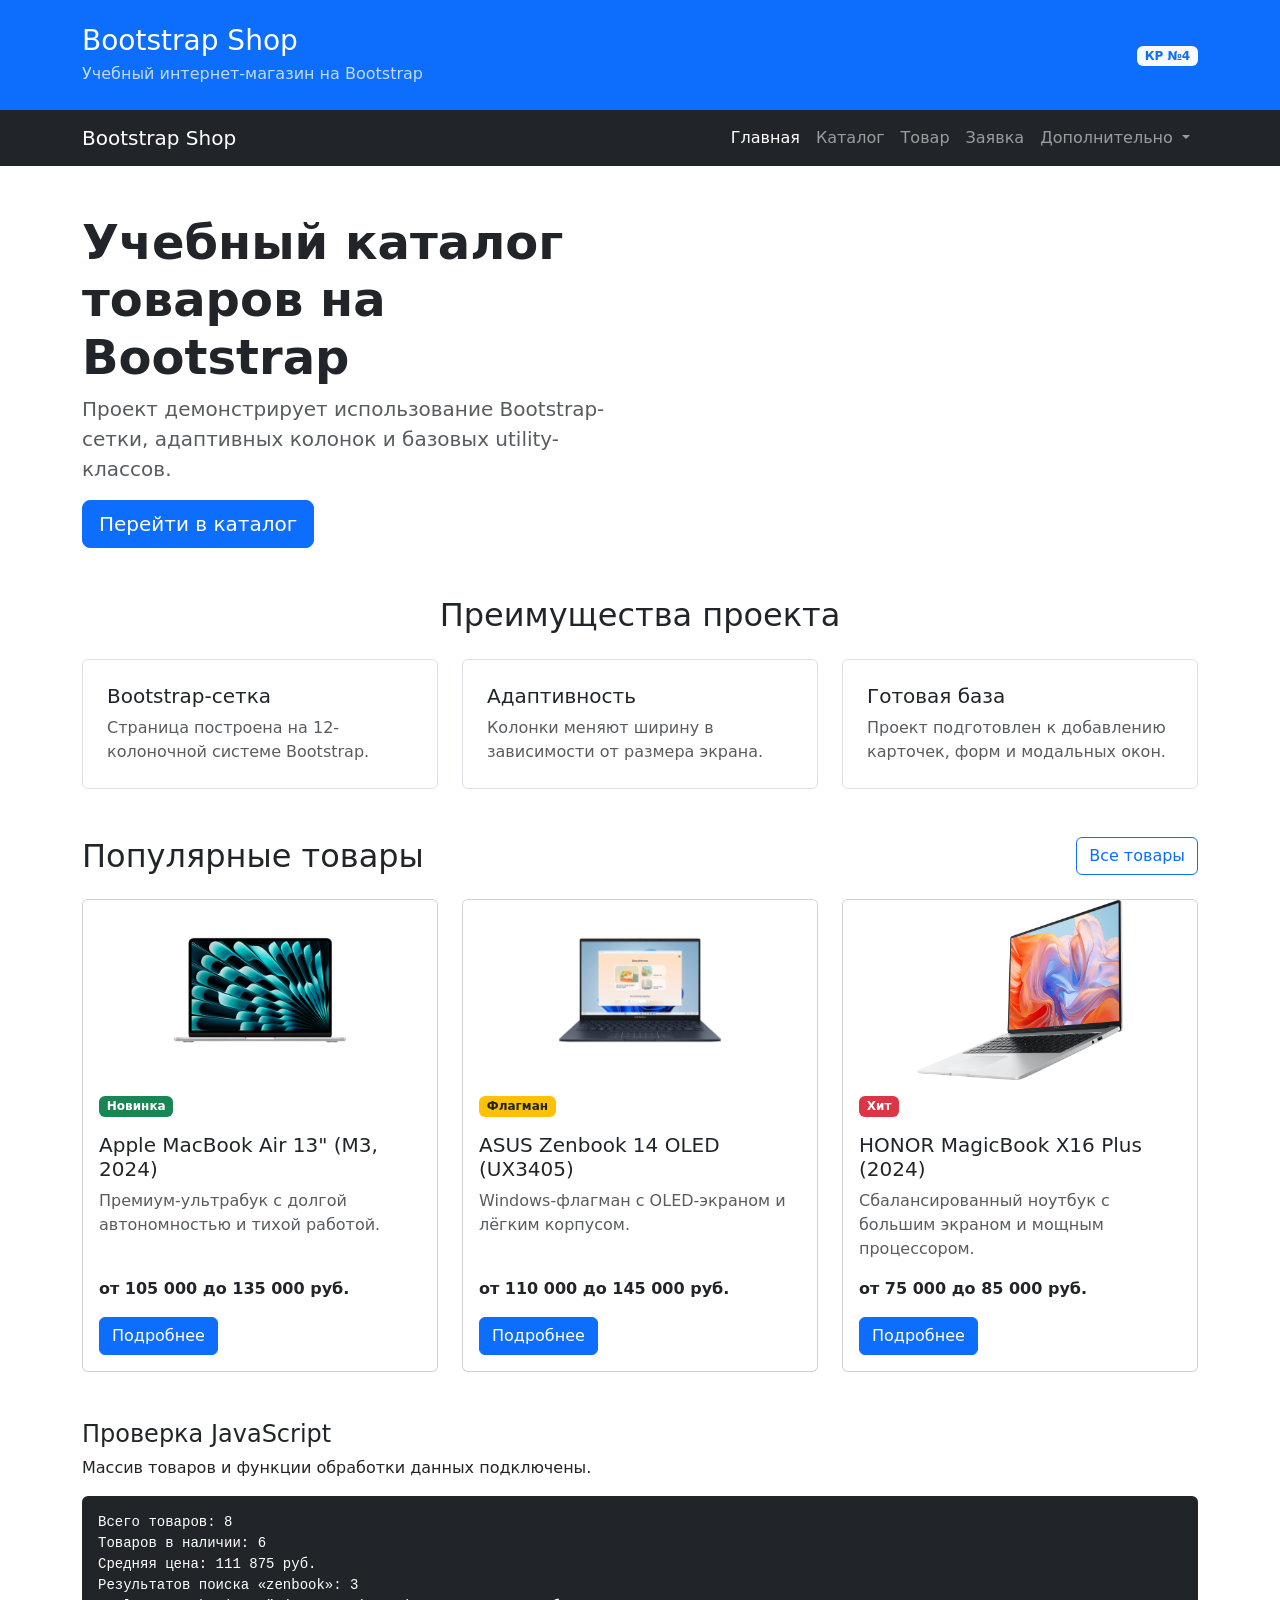
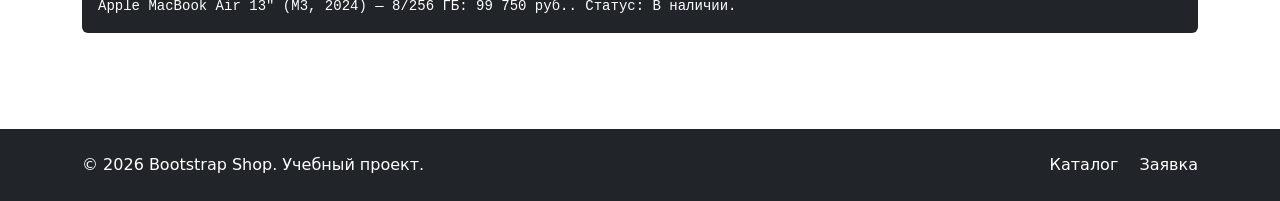
<file: index.html>
<!DOCTYPE html>
<html lang="ru">
<head>
  <meta charset="UTF-8">
  <meta name="viewport" content="width=device-width, initial-scale=1.0">
  <title>Главная — Bootstrap Shop</title>
  <link href="https://cdn.jsdelivr.net/npm/bootstrap@5.3.8/dist/css/bootstrap.min.css" rel="stylesheet">
  <link rel="stylesheet" href="css/custom.css">
  <script src="js/data.js" defer></script>
  <script src="js/main.js" defer></script>
</head>
<body>
  <header class="bg-primary text-white py-4">
    <div class="container">
      <div class="row align-items-center">
        <div class="col-12 col-md-8">
          <h1 class="h3 mb-1">Bootstrap Shop</h1>
          <p class="mb-0 opacity-75">Учебный интернет-магазин на Bootstrap</p>
        </div>
        <div class="col-12 col-md-4 text-md-end mt-3 mt-md-0">
          <span class="badge bg-light text-primary">КР №4</span>
        </div>
      </div>
    </div>
  </header>

  <nav class="navbar navbar-expand-lg navbar-dark bg-dark">
    <div class="container">
      <a class="navbar-brand" href="index.html">Bootstrap Shop</a>
      <button class="navbar-toggler" type="button" data-bs-toggle="collapse" data-bs-target="#mainNavbar" aria-controls="mainNavbar" aria-expanded="false" aria-label="Переключить навигацию">
        <span class="navbar-toggler-icon"></span>
      </button>
      <div class="collapse navbar-collapse" id="mainNavbar">
        <ul class="navbar-nav ms-auto">
          <li class="nav-item">
            <a class="nav-link active" aria-current="page" href="index.html">Главная</a>
          </li>
          <li class="nav-item">
            <a class="nav-link" href="catalog.html">Каталог</a>
          </li>
          <li class="nav-item">
            <a class="nav-link" href="product.html">Товар</a>
          </li>
          <li class="nav-item">
            <a class="nav-link" href="order.html">Заявка</a>
          </li>
          <li class="nav-item dropdown">
            <a class="nav-link dropdown-toggle" href="#" role="button" data-bs-toggle="dropdown" aria-expanded="false">
              Дополнительно
            </a>
            <ul class="dropdown-menu">
              <li><a class="dropdown-item" href="catalog.html">Все товары</a></li>
              <li><a class="dropdown-item" href="order.html">Оформить заявку</a></li>
              <li><a class="dropdown-item" href="index.html#popular">Популярное</a></li>
              <li><a class="dropdown-item" href="contacts.html">Контакты</a></li>
            </ul>
          </li>
        </ul>
      </div>
    </div>
  </nav>

  <main>
    <section class="container my-5">
      <div class="row align-items-center g-4">
        <div class="col-12 col-lg-6">
          <h2 class="display-5 fw-bold">Учебный каталог товаров на Bootstrap</h2>
          <p class="lead text-muted">
            Проект демонстрирует использование Bootstrap-сетки,
            адаптивных колонок и базовых utility-классов.
          </p>
          <a class="btn btn-primary btn-lg" href="catalog.html">Перейти в каталог</a>
        </div>
      </div>
    </section>

    <section class="container my-5">
      <h2 class="text-center mb-4">Преимущества проекта</h2>
      <div class="row g-4">
        <div class="col-12 col-md-4">
          <div class="p-4 border rounded h-100 bg-white">
            <h3 class="h5">Bootstrap-сетка</h3>
            <p class="mb-0 text-muted">Страница построена на 12-колоночной системе Bootstrap.</p>
          </div>
        </div>
        <div class="col-12 col-md-4">
          <div class="p-4 border rounded h-100 bg-white">
            <h3 class="h5">Адаптивность</h3>
            <p class="mb-0 text-muted">Колонки меняют ширину в зависимости от размера экрана.</p>
          </div>
        </div>
        <div class="col-12 col-md-4">
          <div class="p-4 border rounded h-100 bg-white">
            <h3 class="h5">Готовая база</h3>
            <p class="mb-0 text-muted">Проект подготовлен к добавлению карточек, форм и модальных окон.</p>
          </div>
        </div>
      </div>
    </section>

    <section class="container my-5" id="popular">
      <div class="d-flex justify-content-between align-items-center mb-4">
        <h2 class="mb-0">Популярные товары</h2>
        <a class="btn btn-outline-primary" href="catalog.html">Все товары</a>
      </div>
      <div class="row g-4">
        <div class="col-12 col-md-6 col-lg-4">
          <div class="card h-100">
            <img src="images/macbook-air-m3-2024.png" class="card-img-top" alt="Apple MacBook Air 13 дюймов с чипом M3">
            <div class="card-body d-flex flex-column">
              <span class="badge bg-success mb-3 align-self-start">Новинка</span>
              <h3 class="h5">Apple MacBook Air 13&quot; (M3, 2024)</h3>
              <p class="text-muted">Премиум-ультрабук с долгой автономностью и тихой работой.</p>
              <p class="fw-bold mb-3 mt-auto">от 105 000 до 135 000 руб.</p>
              <a class="btn btn-primary align-self-start" href="product.html">Подробнее</a>
            </div>
          </div>
        </div>
        <div class="col-12 col-md-6 col-lg-4">
          <div class="card h-100">
            <img src="images/asus-zenbook-14-ux3405.jpg" class="card-img-top" alt="ASUS Zenbook 14 OLED UX3405">
            <div class="card-body d-flex flex-column">
              <span class="badge bg-warning text-dark mb-3 align-self-start">Флагман</span>
              <h3 class="h5">ASUS Zenbook 14 OLED (UX3405)</h3>
              <p class="text-muted">Windows-флагман с OLED-экраном и лёгким корпусом.</p>
              <p class="fw-bold mb-3 mt-auto">от 110 000 до 145 000 руб.</p>
              <a class="btn btn-primary align-self-start" href="product-2.html">Подробнее</a>
            </div>
          </div>
        </div>
        <div class="col-12 col-md-6 col-lg-4">
          <div class="card h-100">
            <img src="images/honor-magicbook-x16-plus.png" class="card-img-top" alt="HONOR MagicBook X16 Plus">
            <div class="card-body d-flex flex-column">
              <span class="badge bg-danger mb-3 align-self-start">Хит</span>
              <h3 class="h5">HONOR MagicBook X16 Plus (2024)</h3>
              <p class="text-muted">Сбалансированный ноутбук с большим экраном и мощным процессором.</p>
              <p class="fw-bold mb-3 mt-auto">от 75 000 до 85 000 руб.</p>
              <a class="btn btn-primary align-self-start" href="product-3.html">Подробнее</a>
            </div>
          </div>
        </div>
      </div>
    </section>
    <section class="container my-5 js-check" aria-labelledby="js-check-title">
      <h2 class="h4" id="js-check-title">Проверка JavaScript</h2>
      <p class="js-message">JavaScript пока не выполнился.</p>
      <pre class="product-output bg-dark text-white rounded p-3 mb-0"></pre>
    </section>
  </main>

  <footer class="bg-dark text-white py-4 mt-5">
    <div class="container">
      <div class="row align-items-center g-3">
        <div class="col-12 col-md-6">
          <p class="mb-0">&copy; 2026 Bootstrap Shop. Учебный проект.</p>
        </div>
        <div class="col-12 col-md-6 text-md-end">
          <a class="text-white text-decoration-none me-3" href="catalog.html">Каталог</a>
          <a class="text-white text-decoration-none" href="order.html">Заявка</a>
        </div>
      </div>
    </div>
  </footer>

  <script src="https://cdn.jsdelivr.net/npm/bootstrap@5.3.8/dist/js/bootstrap.bundle.min.js"></script>
</body>
</html>
</file>
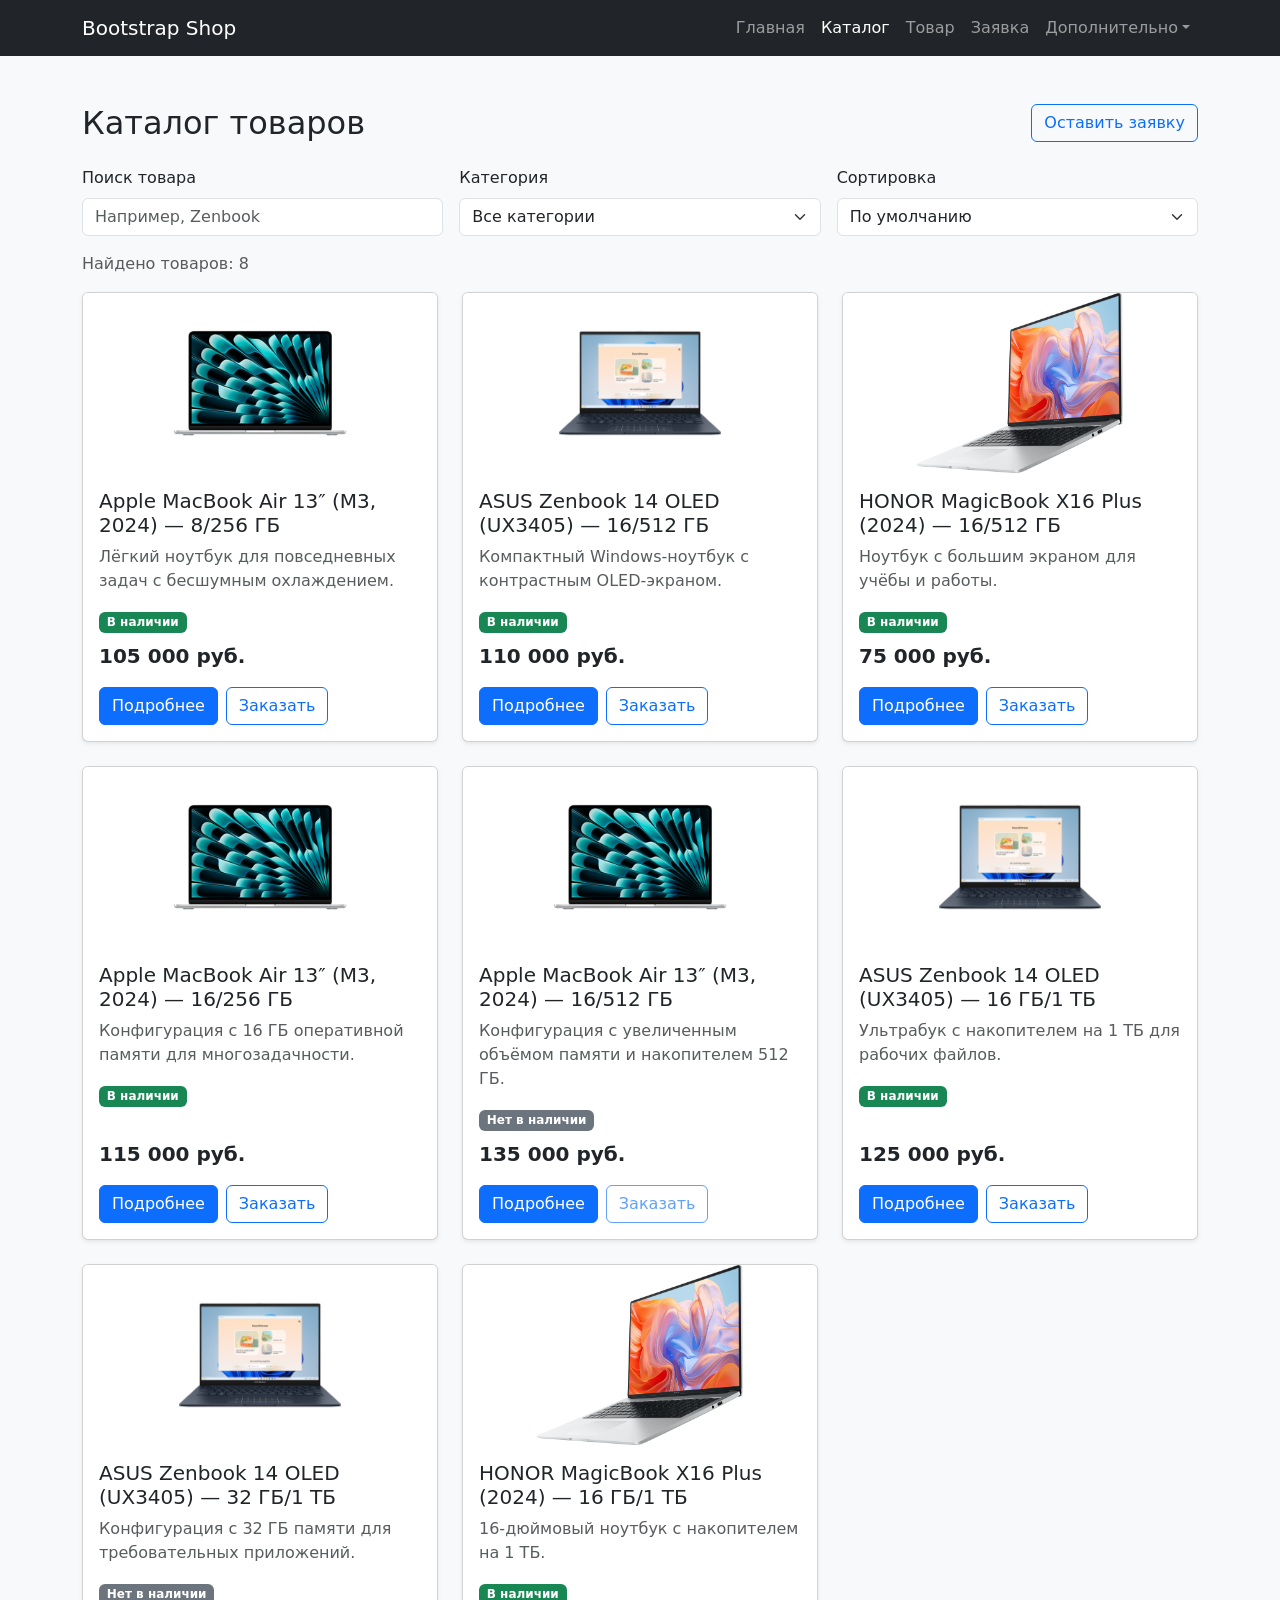
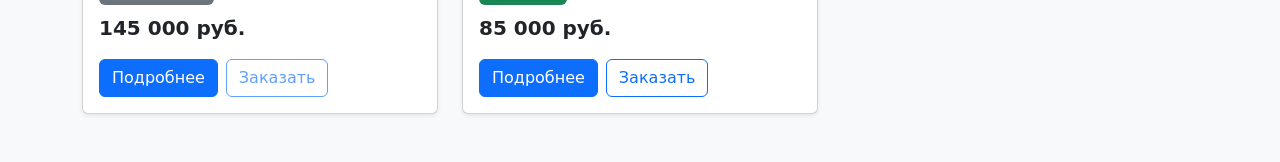
<file: catalog.html>
<!DOCTYPE html>
<html lang="ru">
<head>
  <meta charset="UTF-8">
  <meta name="viewport" content="width=device-width, initial-scale=1.0">
  <title>Каталог — Bootstrap Shop</title>
  <link href="https://cdn.jsdelivr.net/npm/bootstrap@5.3.8/dist/css/bootstrap.min.css" rel="stylesheet">
  <link rel="stylesheet" href="css/custom.css">
  <script src="js/data.js" defer></script>
  <script src="js/main.js" defer></script>
  <script src="js/catalog.js" defer></script>
</head>
<body class="bg-light">
  <nav class="navbar navbar-expand-lg navbar-dark bg-dark">
    <div class="container">
      <a class="navbar-brand" href="index.html">Bootstrap Shop</a>
      <button class="navbar-toggler" type="button" data-bs-toggle="collapse" data-bs-target="#mainNavbar" aria-controls="mainNavbar" aria-expanded="false" aria-label="Переключить навигацию">
        <span class="navbar-toggler-icon"></span>
      </button>
      <div class="collapse navbar-collapse" id="mainNavbar">
        <ul class="navbar-nav ms-auto">
          <li class="nav-item"><a class="nav-link" href="index.html">Главная</a></li>
          <li class="nav-item"><a class="nav-link active" aria-current="page" href="catalog.html">Каталог</a></li>
          <li class="nav-item"><a class="nav-link" href="product.html">Товар</a></li>
          <li class="nav-item"><a class="nav-link" href="order.html">Заявка</a></li>
          <li class="nav-item dropdown">
            <a class="nav-link dropdown-toggle" href="#" role="button" data-bs-toggle="dropdown" aria-expanded="false">Дополнительно</a>
            <ul class="dropdown-menu">
              <li><a class="dropdown-item" href="catalog.html">Все товары</a></li>
              <li><a class="dropdown-item" href="order.html">Оформить заявку</a></li>
              <li><a class="dropdown-item" href="index.html#popular">Популярное</a></li>
              <li><a class="dropdown-item" href="contacts.html">Контакты</a></li>
            </ul>
          </li>
        </ul>
      </div>
    </div>
  </nav>

  <main class="container my-5">
    <div class="d-flex flex-wrap gap-2 justify-content-between align-items-center mb-4">
      <h1 class="h2 mb-0">Каталог товаров</h1>
      <a class="btn btn-outline-primary" href="order.html">Оставить заявку</a>
    </div>

    <section class="catalog-controls row g-3 mb-3" aria-label="Управление каталогом">
      <div class="col-12 col-md-4">
        <label class="form-label" for="catalog-search">Поиск товара</label>
        <input class="form-control" id="catalog-search" type="search" placeholder="Например, Zenbook" autocomplete="off">
      </div>
      <div class="col-12 col-md-4">
        <label class="form-label" for="category-filter">Категория</label>
        <select class="form-select" id="category-filter">
          <option value="all">Все категории</option>
          <option value="macos">Ноутбуки macOS</option>
          <option value="ultrabooks">Ультрабуки Windows</option>
          <option value="large-screen">Ноутбуки 16″</option>
        </select>
      </div>
      <div class="col-12 col-md-4">
        <label class="form-label" for="sort-select">Сортировка</label>
        <select class="form-select" id="sort-select">
          <option value="default">По умолчанию</option>
          <option value="price-asc">Сначала дешевле</option>
          <option value="price-desc">Сначала дороже</option>
          <option value="title-asc">По названию А–Я</option>
        </select>
      </div>
    </section>

    <p class="catalog-count text-body-secondary" aria-live="polite"></p>
    <p class="catalog-empty alert alert-info" hidden>По выбранным условиям товары не найдены.</p>
    <div class="products-grid row g-4" data-products-container></div>
    <noscript><p>Для просмотра каталога включите JavaScript.</p></noscript>
  </main>
  <script src="https://cdn.jsdelivr.net/npm/bootstrap@5.3.8/dist/js/bootstrap.bundle.min.js"></script>
</body>
</html>
</file>
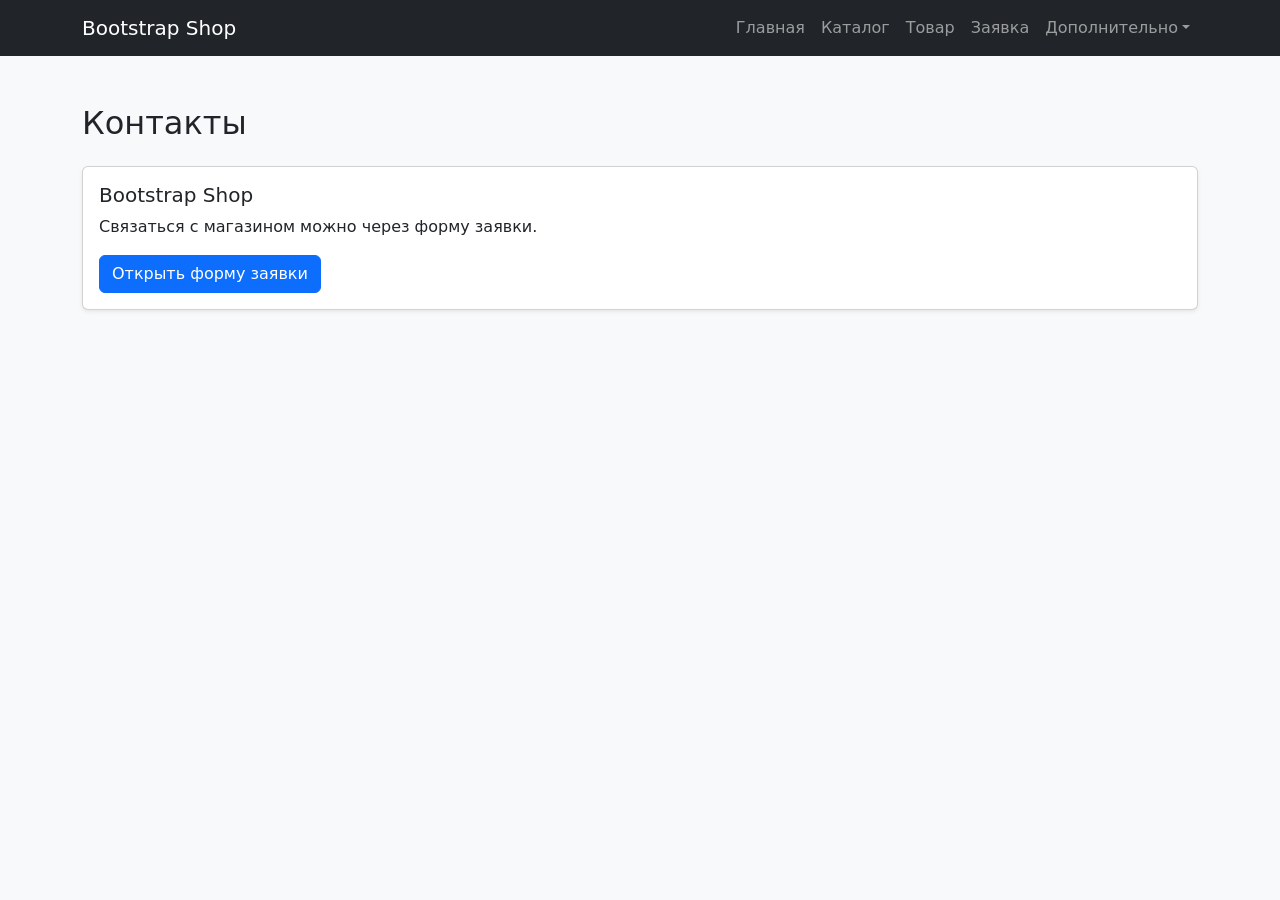
<file: contacts.html>
<!DOCTYPE html>
<html lang="ru">
<head>
  <meta charset="UTF-8">
  <meta name="viewport" content="width=device-width, initial-scale=1.0">
  <title>Контакты — Bootstrap Shop</title>
  <link href="https://cdn.jsdelivr.net/npm/bootstrap@5.3.8/dist/css/bootstrap.min.css" rel="stylesheet">
  <link rel="stylesheet" href="css/custom.css">
</head>
<body class="bg-light">
  <nav class="navbar navbar-expand-lg navbar-dark bg-dark">
    <div class="container">
      <a class="navbar-brand" href="index.html">Bootstrap Shop</a>
      <button class="navbar-toggler" type="button" data-bs-toggle="collapse" data-bs-target="#mainNavbar" aria-controls="mainNavbar" aria-expanded="false" aria-label="Переключить навигацию">
        <span class="navbar-toggler-icon"></span>
      </button>
      <div class="collapse navbar-collapse" id="mainNavbar">
        <ul class="navbar-nav ms-auto">
          <li class="nav-item"><a class="nav-link" href="index.html">Главная</a></li>
          <li class="nav-item"><a class="nav-link" href="catalog.html">Каталог</a></li>
          <li class="nav-item"><a class="nav-link" href="product.html">Товар</a></li>
          <li class="nav-item"><a class="nav-link" href="order.html">Заявка</a></li>
          <li class="nav-item dropdown">
            <a class="nav-link dropdown-toggle" href="#" role="button" data-bs-toggle="dropdown" aria-expanded="false">Дополнительно</a>
            <ul class="dropdown-menu">
              <li><a class="dropdown-item" href="catalog.html">Все товары</a></li>
              <li><a class="dropdown-item" href="order.html">Оформить заявку</a></li>
              <li><a class="dropdown-item" href="index.html#popular">Популярное</a></li>
              <li><a class="dropdown-item active" aria-current="page" href="contacts.html">Контакты</a></li>
            </ul>
          </li>
        </ul>
      </div>
    </div>
  </nav>

  <main class="container my-5">
    <h1 class="h2 mb-4">Контакты</h1>
    <div class="card shadow-sm">
      <div class="card-body">
        <h2 class="h5">Bootstrap Shop</h2>
        <p class="card-text">Связаться с магазином можно через форму заявки.</p>
        <a class="btn btn-primary" href="order.html">Открыть форму заявки</a>
      </div>
    </div>
  </main>
  <script src="https://cdn.jsdelivr.net/npm/bootstrap@5.3.8/dist/js/bootstrap.bundle.min.js"></script>
</body>
</html>
</file>
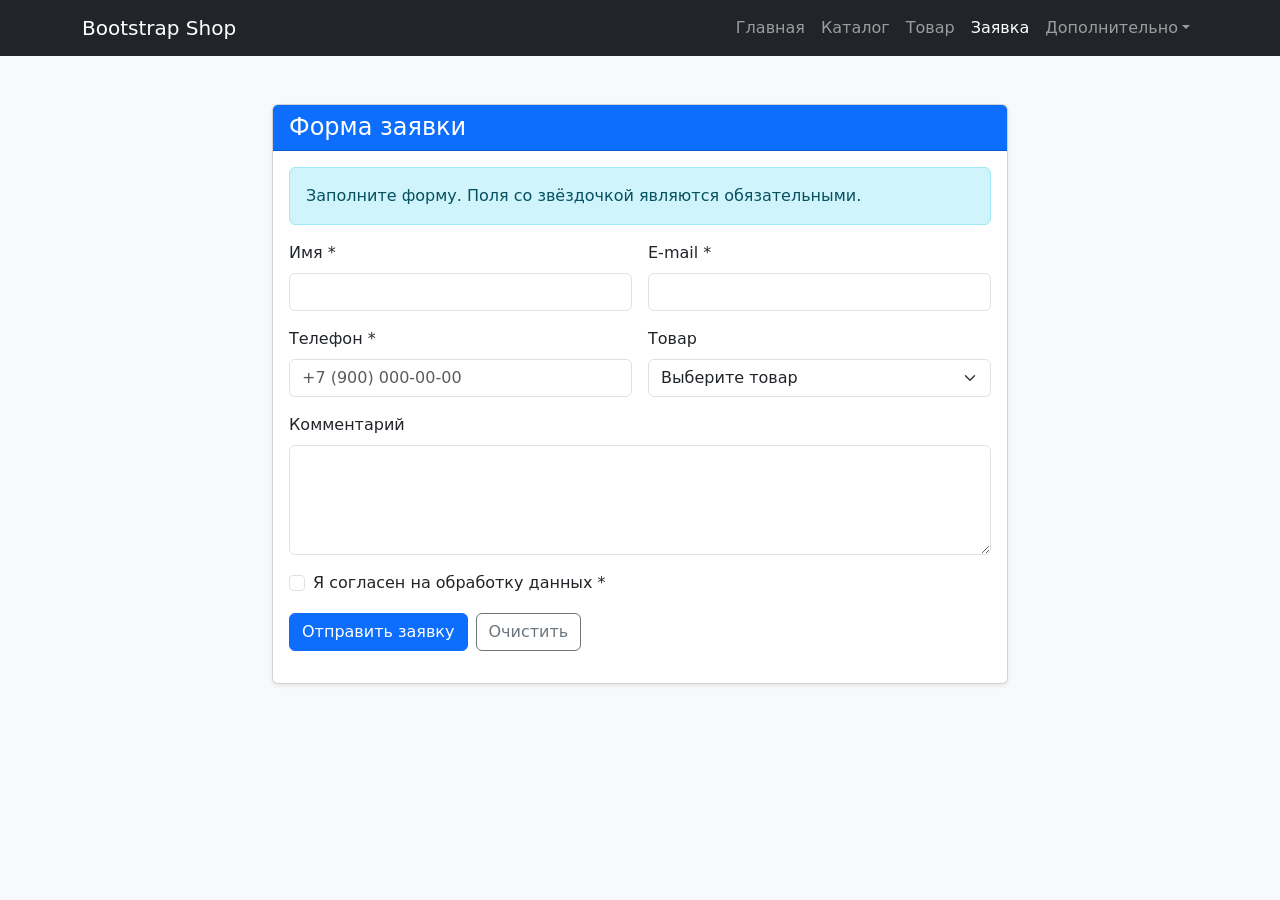
<file: order.html>
<!DOCTYPE html>
<html lang="ru">
<head>
  <meta charset="UTF-8">
  <meta name="viewport" content="width=device-width, initial-scale=1.0">
  <title>Заявка — Bootstrap Shop</title>
  <link href="https://cdn.jsdelivr.net/npm/bootstrap@5.3.8/dist/css/bootstrap.min.css" rel="stylesheet">
  <link rel="stylesheet" href="css/custom.css">
  <script src="js/data.js" defer></script>
  <script src="js/main.js" defer></script>
  <script src="js/validation.js" defer></script>
</head>
<body class="bg-light">
  <nav class="navbar navbar-expand-lg navbar-dark bg-dark">
    <div class="container">
      <a class="navbar-brand" href="index.html">Bootstrap Shop</a>
      <button class="navbar-toggler" type="button" data-bs-toggle="collapse" data-bs-target="#mainNavbar" aria-controls="mainNavbar" aria-expanded="false" aria-label="Переключить навигацию">
        <span class="navbar-toggler-icon"></span>
      </button>
      <div class="collapse navbar-collapse" id="mainNavbar">
        <ul class="navbar-nav ms-auto">
          <li class="nav-item"><a class="nav-link" href="index.html">Главная</a></li>
          <li class="nav-item"><a class="nav-link" href="catalog.html">Каталог</a></li>
          <li class="nav-item"><a class="nav-link" href="product.html">Товар</a></li>
          <li class="nav-item"><a class="nav-link active" aria-current="page" href="order.html">Заявка</a></li>
          <li class="nav-item dropdown">
            <a class="nav-link dropdown-toggle" href="#" role="button" data-bs-toggle="dropdown" aria-expanded="false">Дополнительно</a>
            <ul class="dropdown-menu">
              <li><a class="dropdown-item" href="catalog.html">Все товары</a></li>
              <li><a class="dropdown-item" href="order.html">Оформить заявку</a></li>
              <li><a class="dropdown-item" href="index.html#popular">Популярное</a></li>
              <li><a class="dropdown-item" href="contacts.html">Контакты</a></li>
            </ul>
          </li>
        </ul>
      </div>
    </div>
  </nav>

  <main class="container my-5">
    <div class="row justify-content-center">
      <div class="col-12 col-lg-8">
        <div class="card shadow-sm">
          <div class="card-header bg-primary text-white">
            <h1 class="h4 mb-0">Форма заявки</h1>
          </div>
          <div class="card-body">
            <div class="alert alert-info" role="alert">
              Заполните форму. Поля со звёздочкой являются обязательными.
            </div>
            <form class="order-form" method="post" novalidate>
              <div class="row g-3">
                <div class="col-12 col-md-6">
                  <label for="order-name" class="form-label">Имя *</label>
                  <input id="order-name" name="name" type="text" class="form-control" autocomplete="name" aria-describedby="order-name-error" required>
                  <p class="form-error text-danger small mb-0" id="order-name-error"></p>
                </div>
                <div class="col-12 col-md-6">
                  <label for="order-email" class="form-label">E-mail *</label>
                  <input id="order-email" name="email" type="email" class="form-control" autocomplete="email" aria-describedby="order-email-error" required>
                  <p class="form-error text-danger small mb-0" id="order-email-error"></p>
                </div>
                <div class="col-12 col-md-6">
                  <label for="order-phone" class="form-label">Телефон *</label>
                  <input id="order-phone" name="phone" type="tel" class="form-control" placeholder="+7 (900) 000-00-00" autocomplete="tel" aria-describedby="order-phone-error" required>
                  <p class="form-error text-danger small mb-0" id="order-phone-error"></p>
                </div>
                <div class="col-12 col-md-6">
                  <label for="order-product" class="form-label">Товар</label>
                  <select id="order-product" name="product" class="form-select">
                    <option value="">Выберите товар</option>
                  </select>
                </div>
                <div class="col-12">
                  <label for="order-comment" class="form-label">Комментарий</label>
                  <textarea id="order-comment" name="comment" class="form-control" rows="4"></textarea>
                </div>
                <div class="col-12">
                  <div class="form-check">
                    <input id="order-agree" name="agree" class="form-check-input" type="checkbox" aria-describedby="order-agree-error" required>
                    <label class="form-check-label" for="order-agree">Я согласен на обработку данных *</label>
                  </div>
                  <p class="form-error text-danger small mb-0" id="order-agree-error"></p>
                </div>
                <div class="col-12 d-flex flex-wrap gap-2">
                  <button class="btn btn-primary" type="submit" disabled>Отправить заявку</button>
                  <button class="btn btn-outline-secondary" type="reset">Очистить</button>
                </div>
                <div class="col-12">
                  <p class="form-message mb-0" aria-live="polite"></p>
                </div>
              </div>
            </form>
            <noscript><p>Для проверки формы включите JavaScript.</p></noscript>
          </div>
        </div>
      </div>
    </div>
  </main>
  <script src="https://cdn.jsdelivr.net/npm/bootstrap@5.3.8/dist/js/bootstrap.bundle.min.js"></script>
</body>
</html>
</file>
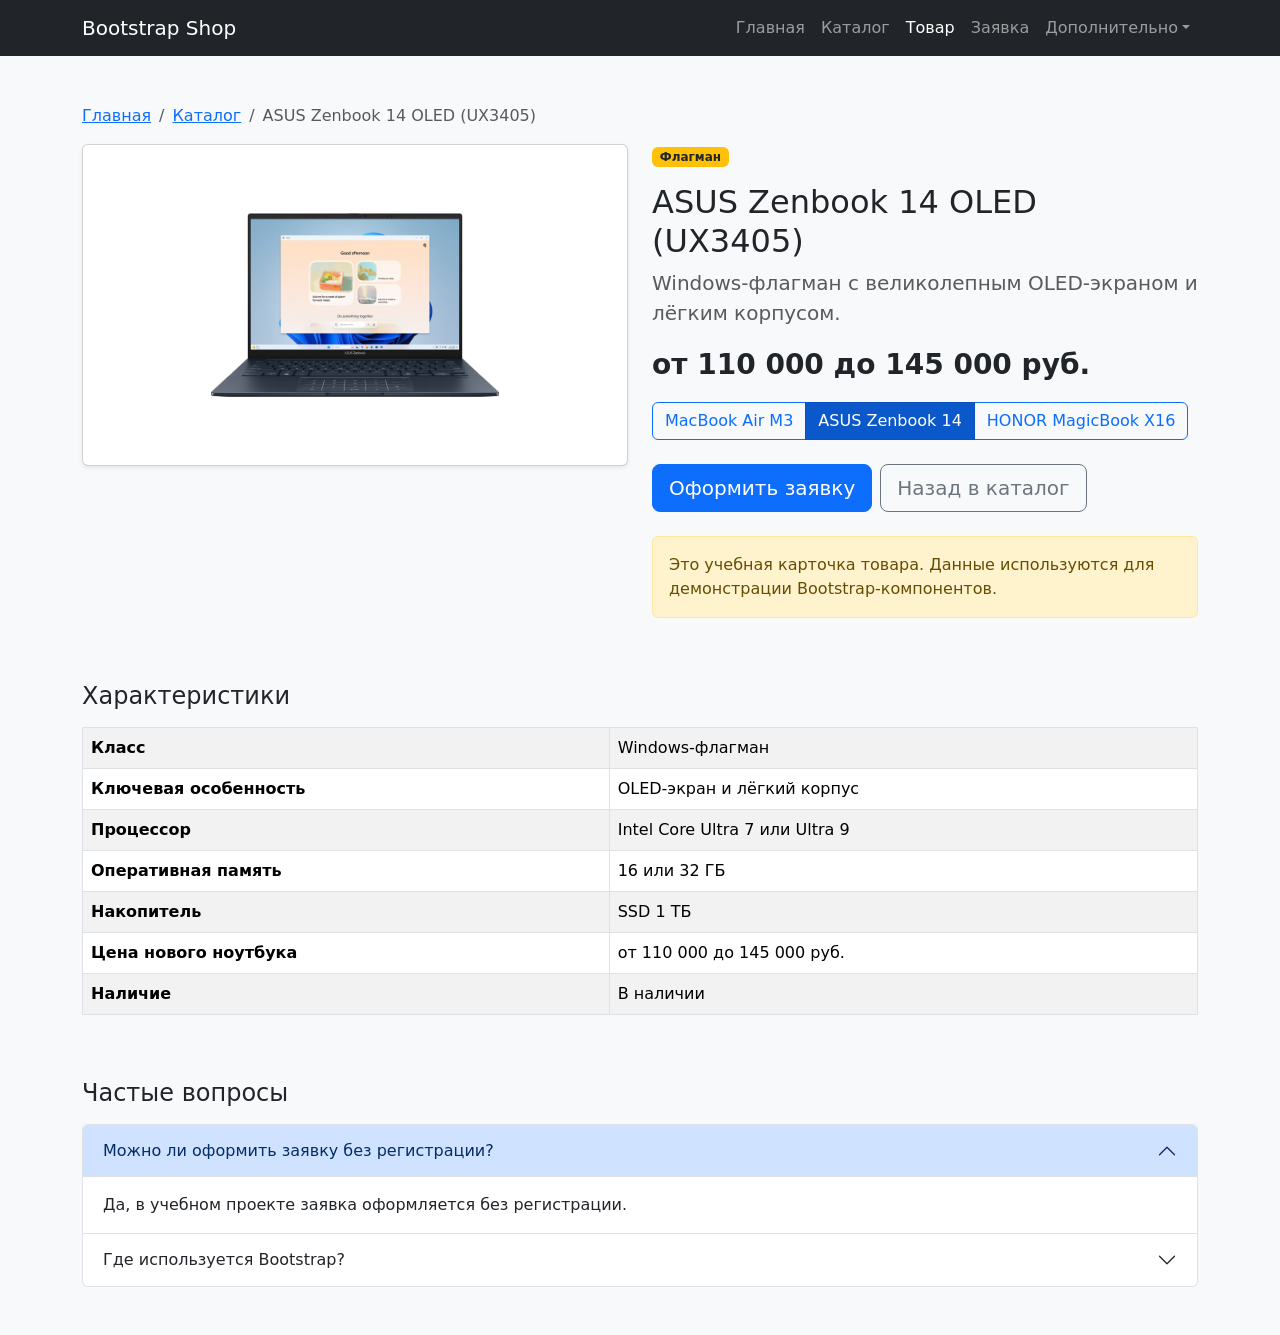
<file: product-2.html>
<!DOCTYPE html>
<html lang="ru">
<head>
  <meta charset="UTF-8">
  <meta name="viewport" content="width=device-width, initial-scale=1.0">
  <title>ASUS Zenbook 14 OLED (UX3405) — Bootstrap Shop</title>
  <link href="https://cdn.jsdelivr.net/npm/bootstrap@5.3.8/dist/css/bootstrap.min.css" rel="stylesheet">
  <link rel="stylesheet" href="css/custom.css">
</head>
<body class="bg-light">
  <nav class="navbar navbar-expand-lg navbar-dark bg-dark">
    <div class="container">
      <a class="navbar-brand" href="index.html">Bootstrap Shop</a>
      <button class="navbar-toggler" type="button" data-bs-toggle="collapse" data-bs-target="#mainNavbar" aria-controls="mainNavbar" aria-expanded="false" aria-label="Переключить навигацию">
        <span class="navbar-toggler-icon"></span>
      </button>
      <div class="collapse navbar-collapse" id="mainNavbar">
        <ul class="navbar-nav ms-auto">
          <li class="nav-item"><a class="nav-link" href="index.html">Главная</a></li>
          <li class="nav-item"><a class="nav-link" href="catalog.html">Каталог</a></li>
          <li class="nav-item"><a class="nav-link active" aria-current="page" href="product-2.html">Товар</a></li>
          <li class="nav-item"><a class="nav-link" href="order.html">Заявка</a></li>
          <li class="nav-item dropdown">
            <a class="nav-link dropdown-toggle" href="#" role="button" data-bs-toggle="dropdown" aria-expanded="false">Дополнительно</a>
            <ul class="dropdown-menu">
              <li><a class="dropdown-item" href="catalog.html">Все товары</a></li>
              <li><a class="dropdown-item" href="order.html">Оформить заявку</a></li>
              <li><a class="dropdown-item" href="index.html#popular">Популярное</a></li>
              <li><a class="dropdown-item" href="contacts.html">Контакты</a></li>
            </ul>
          </li>
        </ul>
      </div>
    </div>
  </nav>

  <main class="container my-5">
    <nav aria-label="breadcrumb">
      <ol class="breadcrumb">
        <li class="breadcrumb-item"><a href="index.html">Главная</a></li>
        <li class="breadcrumb-item"><a href="catalog.html">Каталог</a></li>
        <li class="breadcrumb-item active" aria-current="page">ASUS Zenbook 14 OLED (UX3405)</li>
      </ol>
    </nav>
    <div class="row g-4">
      <div class="col-12 col-lg-6">
        <div class="card shadow-sm">
          <img src="images/asus-zenbook-14-ux3405.jpg" class="product-image img-fluid rounded" alt="ASUS Zenbook 14 OLED UX3405">
        </div>
      </div>
      <div class="col-12 col-lg-6">
        <span class="badge bg-warning text-dark mb-3">Флагман</span>
        <h1 class="h2">ASUS Zenbook 14 OLED (UX3405)</h1>
        <p class="lead text-muted">Windows-флагман с великолепным OLED-экраном и лёгким корпусом.</p>
        <p class="fs-3 fw-bold">от 110 000 до 145 000 руб.</p>
        <div class="btn-group mb-4" role="group" aria-label="Выбор товара">
          <a class="btn btn-outline-primary" href="product.html">MacBook Air M3</a>
          <a class="btn btn-primary active" aria-current="page" href="product-2.html">ASUS Zenbook 14</a>
          <a class="btn btn-outline-primary" href="product-3.html">HONOR MagicBook X16</a>
        </div>
        <div class="d-flex gap-2 mb-4">
          <a class="btn btn-primary btn-lg" href="order.html">Оформить заявку</a>
          <a class="btn btn-outline-secondary btn-lg" href="catalog.html">Назад в каталог</a>
        </div>
        <div class="alert alert-warning" role="alert">
          Это учебная карточка товара. Данные используются для демонстрации Bootstrap-компонентов.
        </div>
      </div>
    </div>
    <section class="mt-5">
      <h2 class="h4 mb-3">Характеристики</h2>
      <div class="table-responsive">
        <table class="table table-striped table-bordered align-middle">
          <tbody>
            <tr><th scope="row">Класс</th><td>Windows-флагман</td></tr>
            <tr><th scope="row">Ключевая особенность</th><td>OLED-экран и лёгкий корпус</td></tr>
            <tr><th scope="row">Процессор</th><td>Intel Core Ultra 7 или Ultra 9</td></tr>
            <tr><th scope="row">Оперативная память</th><td>16 или 32 ГБ</td></tr>
            <tr><th scope="row">Накопитель</th><td>SSD 1 ТБ</td></tr>
            <tr><th scope="row">Цена нового ноутбука</th><td>от 110 000 до 145 000 руб.</td></tr>
            <tr><th scope="row">Наличие</th><td>В наличии</td></tr>
          </tbody>
        </table>
      </div>
    </section>
    <section class="mt-5">
      <h2 class="h4 mb-3">Частые вопросы</h2>
      <div class="accordion" id="faqAccordion">
        <div class="accordion-item">
          <h3 class="accordion-header">
            <button class="accordion-button" type="button" data-bs-toggle="collapse" data-bs-target="#faqOne" aria-expanded="true" aria-controls="faqOne">
              Можно ли оформить заявку без регистрации?
            </button>
          </h3>
          <div id="faqOne" class="accordion-collapse collapse show" data-bs-parent="#faqAccordion">
            <div class="accordion-body">Да, в учебном проекте заявка оформляется без регистрации.</div>
          </div>
        </div>
        <div class="accordion-item">
          <h3 class="accordion-header">
            <button class="accordion-button collapsed" type="button" data-bs-toggle="collapse" data-bs-target="#faqTwo" aria-expanded="false" aria-controls="faqTwo">
              Где используется Bootstrap?
            </button>
          </h3>
          <div id="faqTwo" class="accordion-collapse collapse" data-bs-parent="#faqAccordion">
            <div class="accordion-body">Bootstrap используется для сетки, карточек, форм, навигации, сообщений и модальных окон.</div>
          </div>
        </div>
      </div>
    </section>
  </main>
  <script src="https://cdn.jsdelivr.net/npm/bootstrap@5.3.8/dist/js/bootstrap.bundle.min.js"></script>
</body>
</html>
</file>
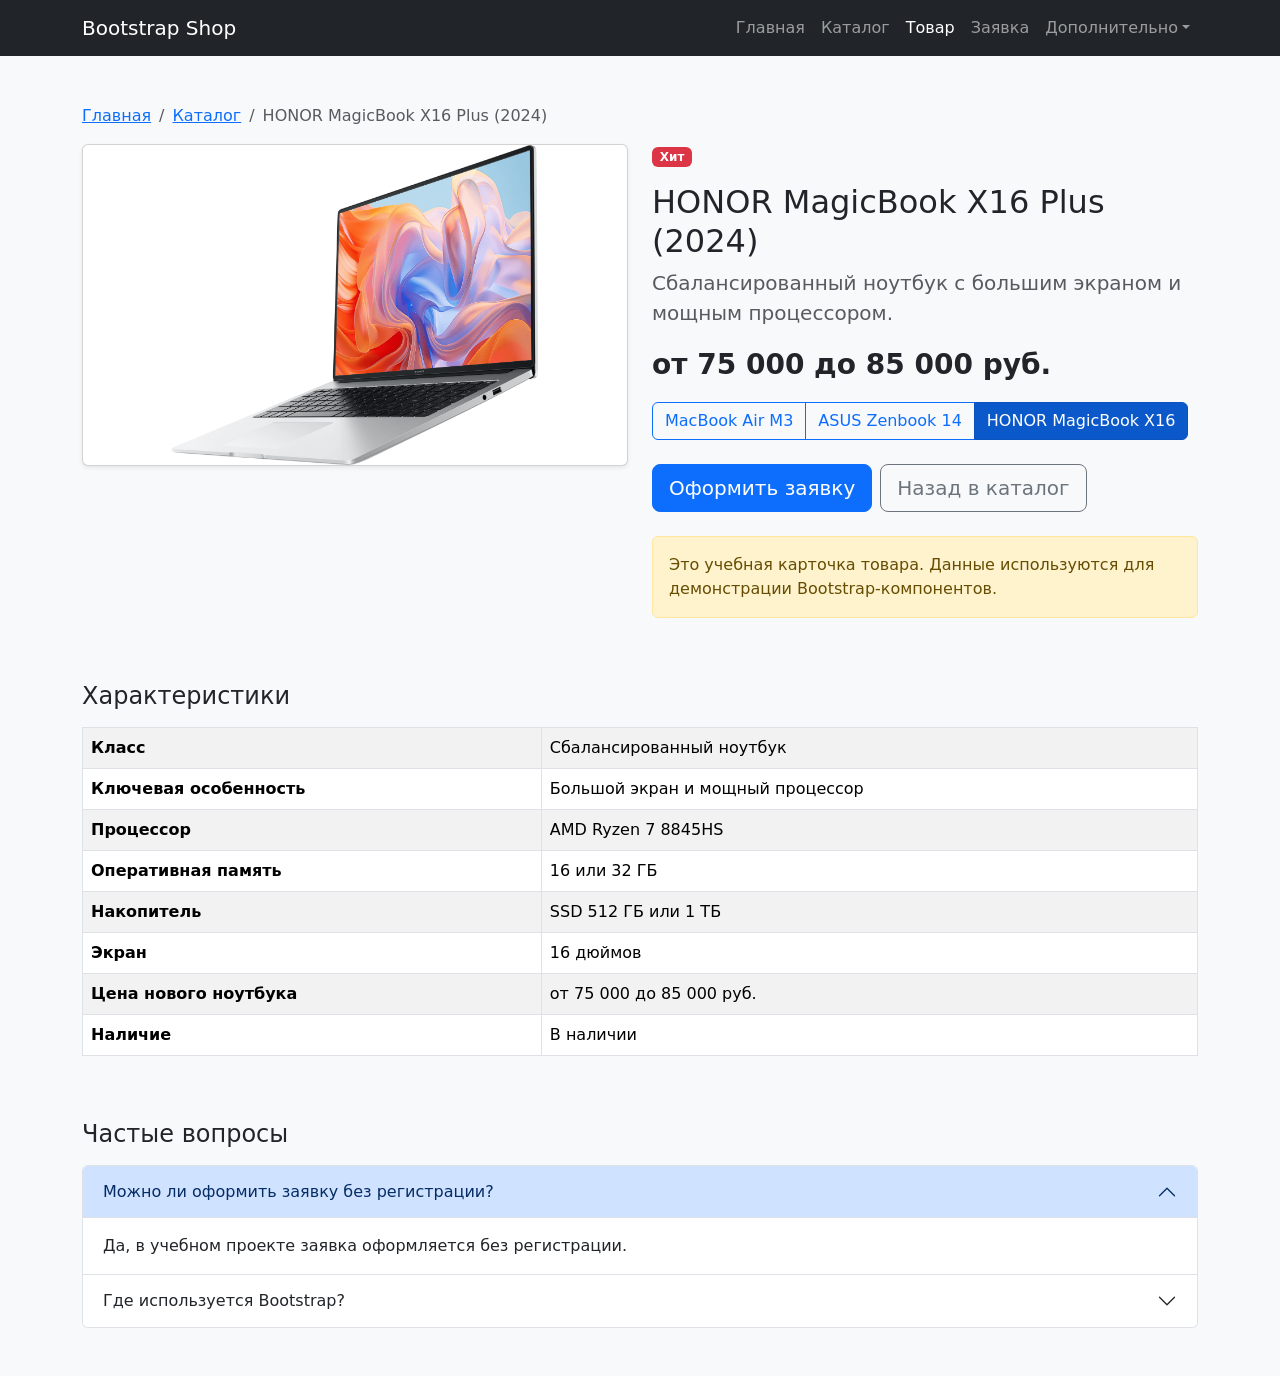
<file: product-3.html>
<!DOCTYPE html>
<html lang="ru">
<head>
  <meta charset="UTF-8">
  <meta name="viewport" content="width=device-width, initial-scale=1.0">
  <title>HONOR MagicBook X16 Plus (2024) — Bootstrap Shop</title>
  <link href="https://cdn.jsdelivr.net/npm/bootstrap@5.3.8/dist/css/bootstrap.min.css" rel="stylesheet">
  <link rel="stylesheet" href="css/custom.css">
</head>
<body class="bg-light">
  <nav class="navbar navbar-expand-lg navbar-dark bg-dark">
    <div class="container">
      <a class="navbar-brand" href="index.html">Bootstrap Shop</a>
      <button class="navbar-toggler" type="button" data-bs-toggle="collapse" data-bs-target="#mainNavbar" aria-controls="mainNavbar" aria-expanded="false" aria-label="Переключить навигацию">
        <span class="navbar-toggler-icon"></span>
      </button>
      <div class="collapse navbar-collapse" id="mainNavbar">
        <ul class="navbar-nav ms-auto">
          <li class="nav-item"><a class="nav-link" href="index.html">Главная</a></li>
          <li class="nav-item"><a class="nav-link" href="catalog.html">Каталог</a></li>
          <li class="nav-item"><a class="nav-link active" aria-current="page" href="product-3.html">Товар</a></li>
          <li class="nav-item"><a class="nav-link" href="order.html">Заявка</a></li>
          <li class="nav-item dropdown">
            <a class="nav-link dropdown-toggle" href="#" role="button" data-bs-toggle="dropdown" aria-expanded="false">Дополнительно</a>
            <ul class="dropdown-menu">
              <li><a class="dropdown-item" href="catalog.html">Все товары</a></li>
              <li><a class="dropdown-item" href="order.html">Оформить заявку</a></li>
              <li><a class="dropdown-item" href="index.html#popular">Популярное</a></li>
              <li><a class="dropdown-item" href="contacts.html">Контакты</a></li>
            </ul>
          </li>
        </ul>
      </div>
    </div>
  </nav>

  <main class="container my-5">
    <nav aria-label="breadcrumb">
      <ol class="breadcrumb">
        <li class="breadcrumb-item"><a href="index.html">Главная</a></li>
        <li class="breadcrumb-item"><a href="catalog.html">Каталог</a></li>
        <li class="breadcrumb-item active" aria-current="page">HONOR MagicBook X16 Plus (2024)</li>
      </ol>
    </nav>
    <div class="row g-4">
      <div class="col-12 col-lg-6">
        <div class="card shadow-sm">
          <img src="images/honor-magicbook-x16-plus.png" class="product-image img-fluid rounded" alt="HONOR MagicBook X16 Plus">
        </div>
      </div>
      <div class="col-12 col-lg-6">
        <span class="badge bg-danger mb-3">Хит</span>
        <h1 class="h2">HONOR MagicBook X16 Plus (2024)</h1>
        <p class="lead text-muted">Сбалансированный ноутбук с большим экраном и мощным процессором.</p>
        <p class="fs-3 fw-bold">от 75 000 до 85 000 руб.</p>
        <div class="btn-group mb-4" role="group" aria-label="Выбор товара">
          <a class="btn btn-outline-primary" href="product.html">MacBook Air M3</a>
          <a class="btn btn-outline-primary" href="product-2.html">ASUS Zenbook 14</a>
          <a class="btn btn-primary active" aria-current="page" href="product-3.html">HONOR MagicBook X16</a>
        </div>
        <div class="d-flex gap-2 mb-4">
          <a class="btn btn-primary btn-lg" href="order.html">Оформить заявку</a>
          <a class="btn btn-outline-secondary btn-lg" href="catalog.html">Назад в каталог</a>
        </div>
        <div class="alert alert-warning" role="alert">
          Это учебная карточка товара. Данные используются для демонстрации Bootstrap-компонентов.
        </div>
      </div>
    </div>
    <section class="mt-5">
      <h2 class="h4 mb-3">Характеристики</h2>
      <div class="table-responsive">
        <table class="table table-striped table-bordered align-middle">
          <tbody>
            <tr><th scope="row">Класс</th><td>Сбалансированный ноутбук</td></tr>
            <tr><th scope="row">Ключевая особенность</th><td>Большой экран и мощный процессор</td></tr>
            <tr><th scope="row">Процессор</th><td>AMD Ryzen 7 8845HS</td></tr>
            <tr><th scope="row">Оперативная память</th><td>16 или 32 ГБ</td></tr>
            <tr><th scope="row">Накопитель</th><td>SSD 512 ГБ или 1 ТБ</td></tr>
            <tr><th scope="row">Экран</th><td>16 дюймов</td></tr>
            <tr><th scope="row">Цена нового ноутбука</th><td>от 75 000 до 85 000 руб.</td></tr>
            <tr><th scope="row">Наличие</th><td>В наличии</td></tr>
          </tbody>
        </table>
      </div>
    </section>
    <section class="mt-5">
      <h2 class="h4 mb-3">Частые вопросы</h2>
      <div class="accordion" id="faqAccordion">
        <div class="accordion-item">
          <h3 class="accordion-header">
            <button class="accordion-button" type="button" data-bs-toggle="collapse" data-bs-target="#faqOne" aria-expanded="true" aria-controls="faqOne">
              Можно ли оформить заявку без регистрации?
            </button>
          </h3>
          <div id="faqOne" class="accordion-collapse collapse show" data-bs-parent="#faqAccordion">
            <div class="accordion-body">Да, в учебном проекте заявка оформляется без регистрации.</div>
          </div>
        </div>
        <div class="accordion-item">
          <h3 class="accordion-header">
            <button class="accordion-button collapsed" type="button" data-bs-toggle="collapse" data-bs-target="#faqTwo" aria-expanded="false" aria-controls="faqTwo">
              Где используется Bootstrap?
            </button>
          </h3>
          <div id="faqTwo" class="accordion-collapse collapse" data-bs-parent="#faqAccordion">
            <div class="accordion-body">Bootstrap используется для сетки, карточек, форм, навигации, сообщений и модальных окон.</div>
          </div>
        </div>
      </div>
    </section>
  </main>
  <script src="https://cdn.jsdelivr.net/npm/bootstrap@5.3.8/dist/js/bootstrap.bundle.min.js"></script>
</body>
</html>
</file>
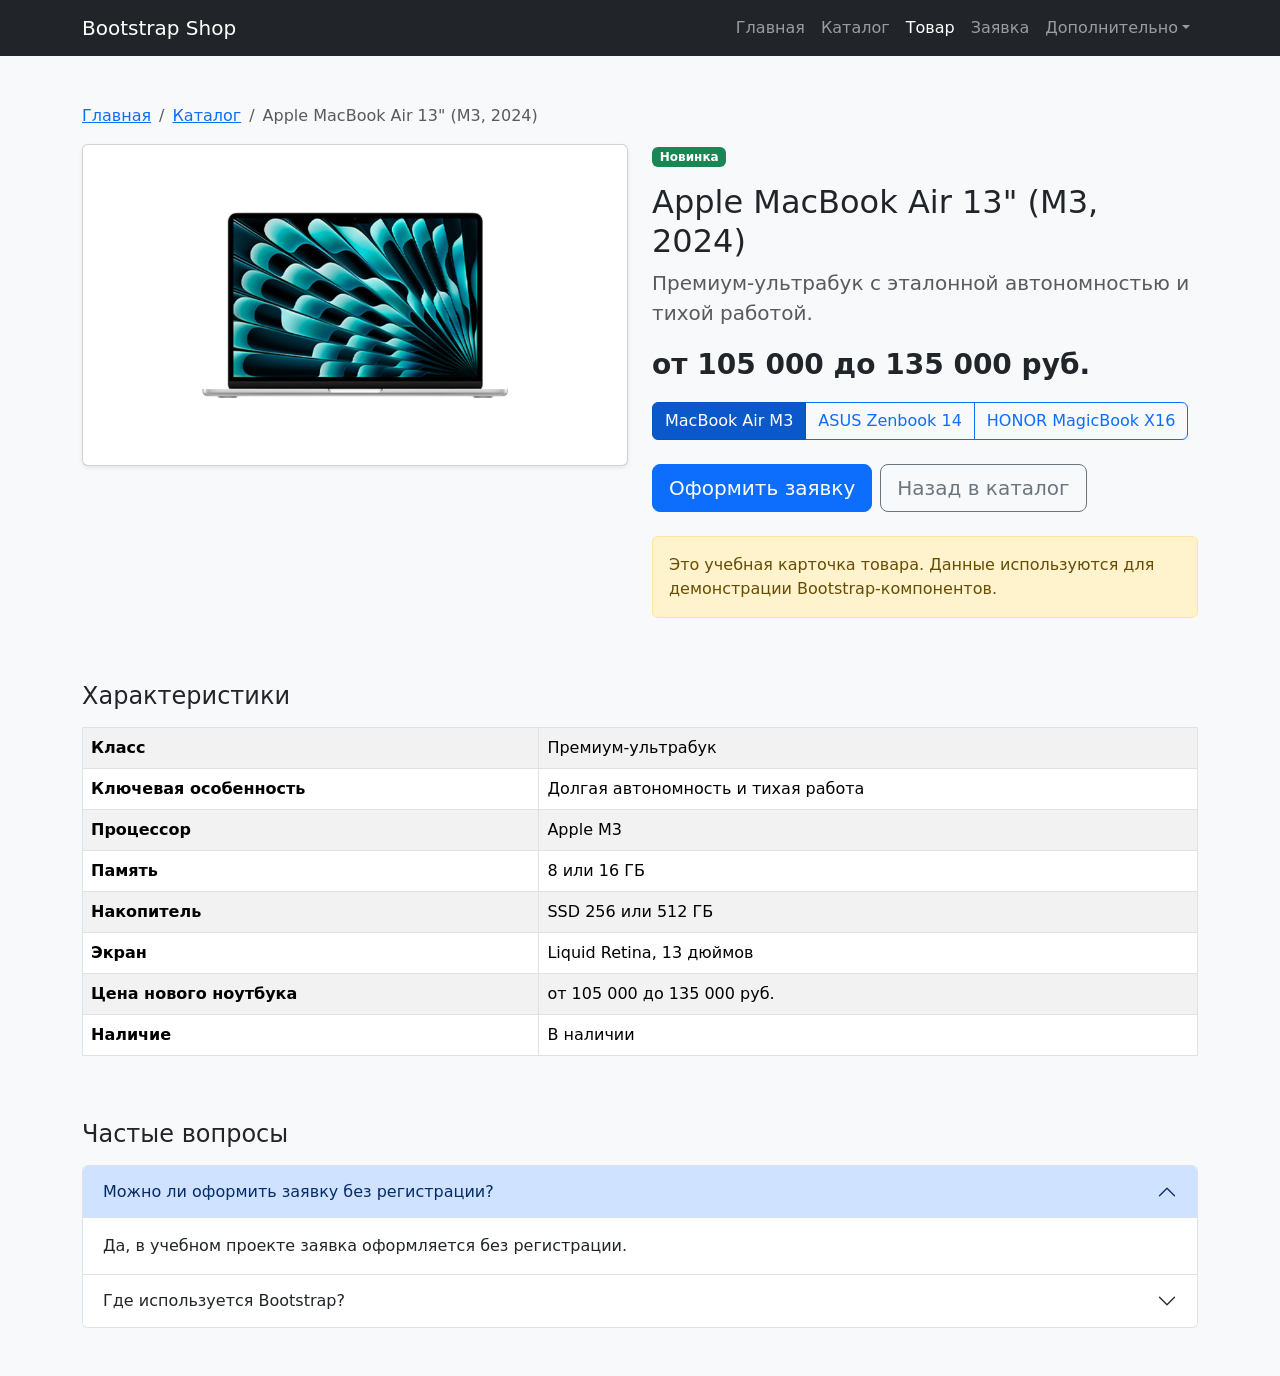
<file: product.html>
<!DOCTYPE html>
<html lang="ru">
<head>
  <meta charset="UTF-8">
  <meta name="viewport" content="width=device-width, initial-scale=1.0">
  <title>Apple MacBook Air 13&quot; (M3, 2024) — Bootstrap Shop</title>
  <link href="https://cdn.jsdelivr.net/npm/bootstrap@5.3.8/dist/css/bootstrap.min.css" rel="stylesheet">
  <link rel="stylesheet" href="css/custom.css">
</head>
<body class="bg-light">
  <nav class="navbar navbar-expand-lg navbar-dark bg-dark">
    <div class="container">
      <a class="navbar-brand" href="index.html">Bootstrap Shop</a>
      <button class="navbar-toggler" type="button" data-bs-toggle="collapse" data-bs-target="#mainNavbar" aria-controls="mainNavbar" aria-expanded="false" aria-label="Переключить навигацию">
        <span class="navbar-toggler-icon"></span>
      </button>
      <div class="collapse navbar-collapse" id="mainNavbar">
        <ul class="navbar-nav ms-auto">
          <li class="nav-item"><a class="nav-link" href="index.html">Главная</a></li>
          <li class="nav-item"><a class="nav-link" href="catalog.html">Каталог</a></li>
          <li class="nav-item"><a class="nav-link active" aria-current="page" href="product.html">Товар</a></li>
          <li class="nav-item"><a class="nav-link" href="order.html">Заявка</a></li>
          <li class="nav-item dropdown">
            <a class="nav-link dropdown-toggle" href="#" role="button" data-bs-toggle="dropdown" aria-expanded="false">Дополнительно</a>
            <ul class="dropdown-menu">
              <li><a class="dropdown-item" href="catalog.html">Все товары</a></li>
              <li><a class="dropdown-item" href="order.html">Оформить заявку</a></li>
              <li><a class="dropdown-item" href="index.html#popular">Популярное</a></li>
              <li><a class="dropdown-item" href="contacts.html">Контакты</a></li>
            </ul>
          </li>
        </ul>
      </div>
    </div>
  </nav>

  <main class="container my-5">
    <nav aria-label="breadcrumb">
      <ol class="breadcrumb">
        <li class="breadcrumb-item"><a href="index.html">Главная</a></li>
        <li class="breadcrumb-item"><a href="catalog.html">Каталог</a></li>
        <li class="breadcrumb-item active" aria-current="page">Apple MacBook Air 13&quot; (M3, 2024)</li>
      </ol>
    </nav>
    <div class="row g-4">
      <div class="col-12 col-lg-6">
        <div class="card shadow-sm">
          <img src="images/macbook-air-m3-2024.png" class="product-image img-fluid rounded" alt="Apple MacBook Air 13 дюймов с чипом M3">
        </div>
      </div>
      <div class="col-12 col-lg-6">
        <span class="badge bg-success mb-3">Новинка</span>
        <h1 class="h2">Apple MacBook Air 13&quot; (M3, 2024)</h1>
        <p class="lead text-muted">Премиум-ультрабук с эталонной автономностью и тихой работой.</p>
        <p class="fs-3 fw-bold">от 105 000 до 135 000 руб.</p>
        <div class="btn-group mb-4" role="group" aria-label="Выбор товара">
          <a class="btn btn-primary active" aria-current="page" href="product.html">MacBook Air M3</a>
          <a class="btn btn-outline-primary" href="product-2.html">ASUS Zenbook 14</a>
          <a class="btn btn-outline-primary" href="product-3.html">HONOR MagicBook X16</a>
        </div>
        <div class="d-flex gap-2 mb-4">
          <a class="btn btn-primary btn-lg" href="order.html">Оформить заявку</a>
          <a class="btn btn-outline-secondary btn-lg" href="catalog.html">Назад в каталог</a>
        </div>
        <div class="alert alert-warning" role="alert">
          Это учебная карточка товара. Данные используются для демонстрации Bootstrap-компонентов.
        </div>
      </div>
    </div>
    <section class="mt-5">
      <h2 class="h4 mb-3">Характеристики</h2>
      <div class="table-responsive">
        <table class="table table-striped table-bordered align-middle">
          <tbody>
            <tr><th scope="row">Класс</th><td>Премиум-ультрабук</td></tr>
            <tr><th scope="row">Ключевая особенность</th><td>Долгая автономность и тихая работа</td></tr>
            <tr><th scope="row">Процессор</th><td>Apple M3</td></tr>
            <tr><th scope="row">Память</th><td>8 или 16 ГБ</td></tr>
            <tr><th scope="row">Накопитель</th><td>SSD 256 или 512 ГБ</td></tr>
            <tr><th scope="row">Экран</th><td>Liquid Retina, 13 дюймов</td></tr>
            <tr><th scope="row">Цена нового ноутбука</th><td>от 105 000 до 135 000 руб.</td></tr>
            <tr>
              <th scope="row">Наличие</th>
              <td>В наличии</td>
            </tr>
          </tbody>
        </table>
      </div>
    </section>
    <section class="mt-5">
      <h2 class="h4 mb-3">Частые вопросы</h2>
      <div class="accordion" id="faqAccordion">
        <div class="accordion-item">
          <h3 class="accordion-header">
            <button class="accordion-button" type="button" data-bs-toggle="collapse" data-bs-target="#faqOne" aria-expanded="true" aria-controls="faqOne">
              Можно ли оформить заявку без регистрации?
            </button>
          </h3>
          <div id="faqOne" class="accordion-collapse collapse show" data-bs-parent="#faqAccordion">
            <div class="accordion-body">Да, в учебном проекте заявка оформляется без регистрации.</div>
          </div>
        </div>
        <div class="accordion-item">
          <h3 class="accordion-header">
            <button class="accordion-button collapsed" type="button" data-bs-toggle="collapse" data-bs-target="#faqTwo" aria-expanded="false" aria-controls="faqTwo">
              Где используется Bootstrap?
            </button>
          </h3>
          <div id="faqTwo" class="accordion-collapse collapse" data-bs-parent="#faqAccordion">
            <div class="accordion-body">Bootstrap используется для сетки, карточек, форм, навигации, сообщений и модальных окон.</div>
          </div>
        </div>
      </div>
    </section>
  </main>
  <script src="https://cdn.jsdelivr.net/npm/bootstrap@5.3.8/dist/js/bootstrap.bundle.min.js"></script>
</body>
</html>
</file>
<file: css/custom.css>
body {
  min-height: 100vh;
  display: flex;
  flex-direction: column;
}

main {
  flex: 1;
}

.placeholder-box {
  min-height: 240px;
}

.placeholder-image {
  min-height: 320px;
}

.card-img-top {
  height: 180px;
  object-fit: contain;
  background-color: #fff;
}

.product-image {
  height: 320px;
  object-fit: contain;
}
</file>
